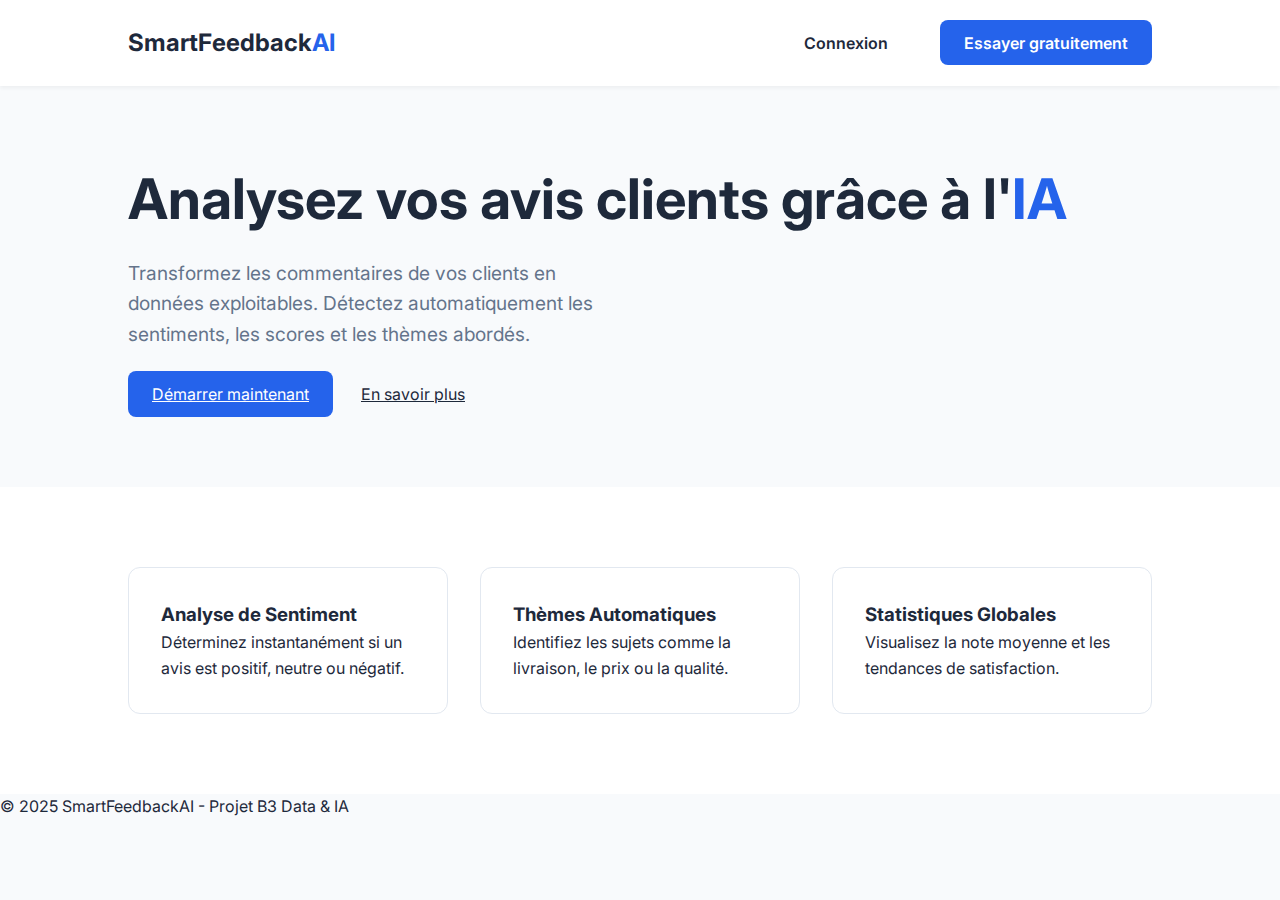
<file: frontend/index.html>
<!DOCTYPE html>
<html lang="fr">
<head>
    <meta charset="UTF-8">
    <meta name="viewport" content="width=device-width, initial-scale=1.0">
    <title>SmartFeedbackAI - Analyse d'Avis Clients</title>
    <link rel="stylesheet" href="style.css">
    <link href="https://fonts.googleapis.com/css2?family=Inter:wght@400;600;700&display=swap" rel="stylesheet">
</head>
<body>
    <header>
        <nav class="navbar">
            <div class="logo">SmartFeedback<span>AI</span></div>
            <div class="nav-links">
                <a href="login.html" class="btn-secondary">Connexion</a>
                <a href="register.html" class="btn-primary">Essayer gratuitement</a>
            </div>
        </nav>
    </header>

    <main>
        <section class="hero">
            <div class="hero-content">
                <h1>Analysez vos avis clients grâce à l'<span>IA</span></h1>
                <p>Transformez les commentaires de vos clients en données exploitables. Détectez automatiquement les sentiments, les scores et les thèmes abordés.</p>
                <div class="hero-btns">
                    <a href="register.html" class="btn-hero-primary">Démarrer maintenant</a>
                    <a href="#features" class="btn-hero-secondary">En savoir plus</a>
                </div>
            </div>
            <div class="hero-image">
                <div class="mockup">
                    <div class="bar pos" style="height: 80%;"></div>
                    <div class="bar neu" style="height: 40%;"></div>
                    <div class="bar neg" style="height: 20%;"></div>
                </div>
            </div>
        </section>

        <section id="features" class="features">
            <div class="feature-card">
                <h3>Analyse de Sentiment</h3>
                <p>Déterminez instantanément si un avis est positif, neutre ou négatif.</p>
            </div>
            <div class="feature-card">
                <h3>Thèmes Automatiques</h3>
                <p>Identifiez les sujets comme la livraison, le prix ou la qualité.</p>
            </div>
            <div class="feature-card">
                <h3>Statistiques Globales</h3>
                <p>Visualisez la note moyenne et les tendances de satisfaction.</p>
            </div>
        </section>
    </main>

    <footer>
        <p>&copy; 2025 SmartFeedbackAI - Projet B3 Data & IA</p>
    </footer>
</body>
</html>
</file>
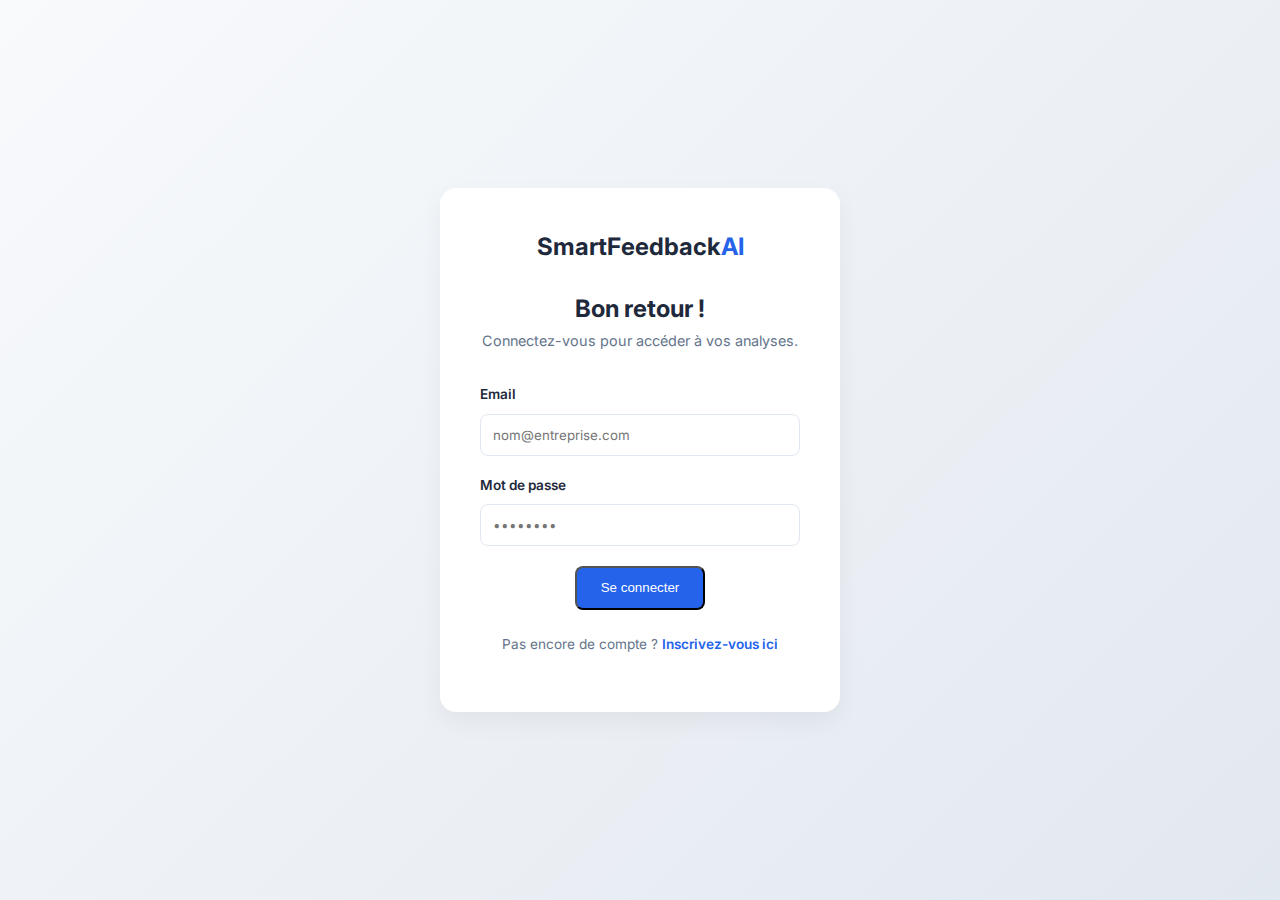
<file: frontend/dashboard.html>
<!DOCTYPE html>
<html lang="fr">
<head>
    <meta charset="UTF-8">
    <meta name="viewport" content="width=device-width, initial-scale=1.0">
    <title>Dashboard - SmartFeedbackAI</title>
    <link rel="stylesheet" href="style.css">
    <link href="https://fonts.googleapis.com/css2?family=Inter:wght@400;500;600;700&display=swap" rel="stylesheet">
</head>
<body class="dashboard-body">
    <div class="sidebar">
        <div class="logo">SmartFeedback<span>AI</span></div>
        <nav>
            <a href="#" class="active">
                <span class="icon"></span> Tableau de bord
            </a>
            <a href="#" onclick="toggleDarkMode()">
                <span class="icon">🌙</span> Mode Sombre
            </a>
            <a href="#" onclick="logout()" class="logout-link">
                <span class="icon"></span> Déconnexion
            </a>
        </nav>
        <div class="user-info-bottom" id="userRoleBadge">
            </div>
    </div>

    <main class="content">
        <header class="content-header">
            <div>
                <h1>Bienvenue, <span id="userNameDisplay" class="gradient-text">Utilisateur</span></h1>
                <p class="subtitle">Voici l'analyse en temps réel de vos retours clients.</p>
            </div>
            <button class="btn-primary pulse" onclick="openModal()">+ Nouvel Avis</button>
        </header>

        <div class="stats-grid">
            <div class="stat-card">
                <div class="stat-icon"></div>
                <div>
                    <h3>Note Moyenne</h3>
                    <p id="avgScore">--</p>
                </div>
            </div>
            <div class="stat-card">
                <div class="stat-icon"></div>
                <div>
                    <h3>Avis Positifs</h3>
                    <p id="posPercent" class="text-success">--%</p>
                </div>
            </div>
            <div class="stat-card">
                <div class="stat-icon"></div>
                <div>
                    <h3>Top Thème</h3>
                    <p id="topTopic">--</p>
                </div>
            </div>
        </div>

        <section class="reviews-section">
            <div class="section-header">
                <h2>Avis récents</h2>
                <span class="badge" id="totalReviewsCount">0 avis</span>
            </div>
            <div id="reviewsList" class="reviews-container">
                <p style="text-align:center; color:#94a3b8;">Chargement des données...</p>
            </div>
        </section>
    </main>

    <div id="reviewModal" class="modal">
        <div class="modal-content animate-in">
            <div class="modal-header">
                <h3>Nouvel Avis Client</h3>
                <span class="close-btn" onclick="closeModal()">&times;</span>
            </div>
            
            <div id="reviewFormContainer">
                <textarea id="reviewText" placeholder="Collez l'avis du client ici... (Ex: La livraison était parfaite !)" required></textarea>
                <div class="modal-actions">
                    <button type="button" onclick="closeModal()" class="btn-secondary">Annuler</button>
                    <button id="btnSubmitReview" type="button" onclick="submitReview()" class="btn-primary">Lancer l'Analyse IA</button>
                </div>
            </div>
        </div>
    </div>

    <script src="dashboard.js"></script>
</body>
</html>
</file>
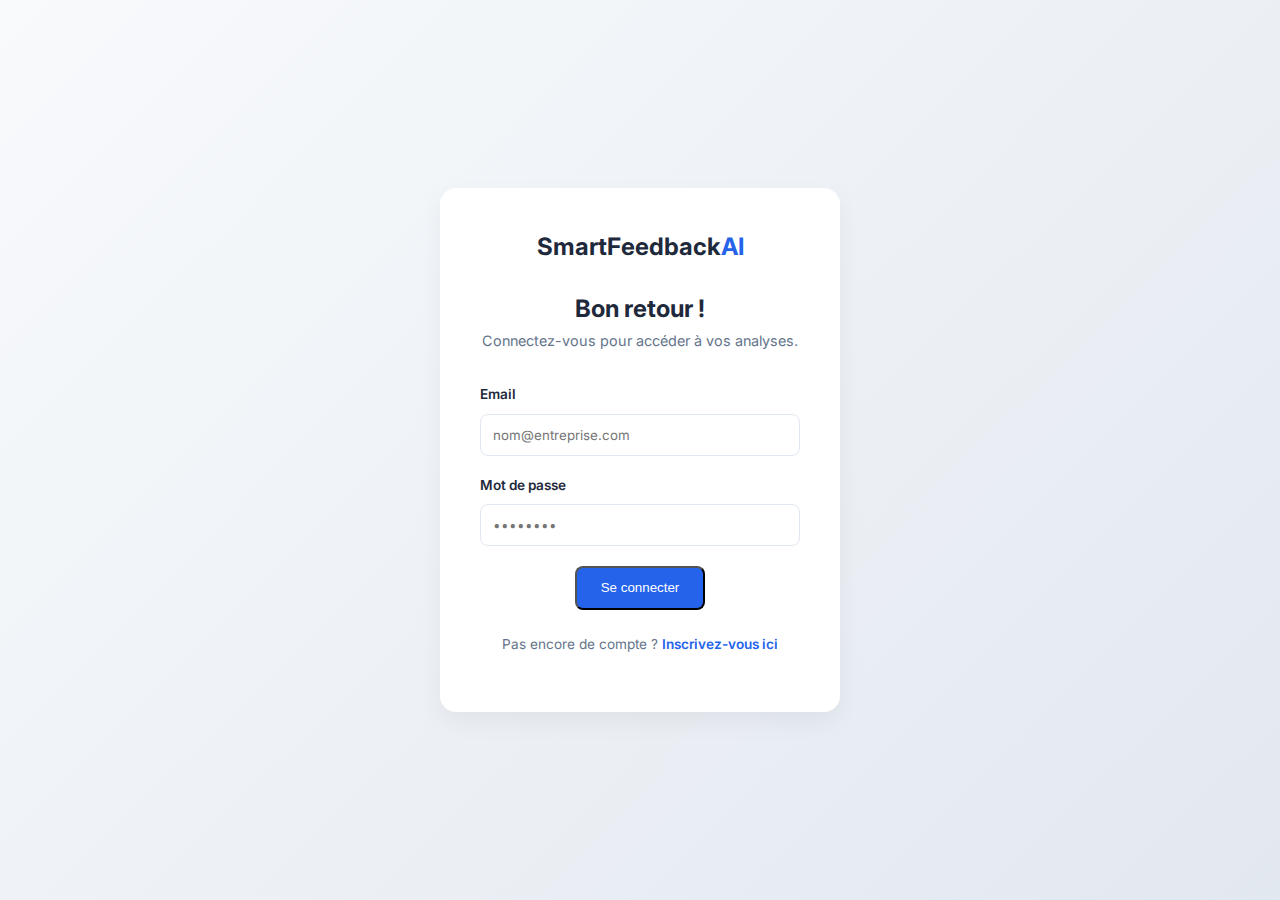
<file: frontend/login.html>
<!DOCTYPE html>
<html lang="fr">
<head>
    <meta charset="UTF-8">
    <meta name="viewport" content="width=device-width, initial-scale=1.0">
    <title>Connexion - SmartFeedbackAI</title>
    <link rel="stylesheet" href="style.css">
    <link href="https://fonts.googleapis.com/css2?family=Inter:wght@400;600;700&display=swap" rel="stylesheet">
</head>
<body class="auth-page">
    <div class="auth-card">                                                                                                             
        <div class="logo">SmartFeedback<span>AI</span></div>
        <h2>Bon retour !</h2>
        <p class="auth-subtitle">Connectez-vous pour accéder à vos analyses.</p>

        <form id="loginForm">
            <div class="form-group">
                <label for="email">Email</label>
                <input type="email" id="email" placeholder="nom@entreprise.com" required>
            </div>
            <div class="form-group">
                <label for="password">Mot de passe</label>
                <input type="password" id="password" placeholder="••••••••" required>
            </div>
            <button type="submit" class="btn-primary">Se connecter</button>
        </form>

        <p class="auth-redirect">Pas encore de compte ? <a href="register.html">Inscrivez-vous ici</a></p>
        <div id="message" class="error-msg"></div>
    </div>

    <script>
        document.getElementById('loginForm').addEventListener('submit', async (e) => {
            e.preventDefault();
            const email = document.getElementById('email').value;
            const password = document.getElementById('password').value;

            try {
                const response = await fetch('http://localhost:8000/api/login', {
                    method: 'POST',
                    headers: { 'Content-Type': 'application/json', 'Accept': 'application/json' },
                    body: JSON.stringify({ email, password })
                });

                const data = await response.json();
                if (response.ok) {
                    localStorage.setItem('auth_token', data.token);
                    localStorage.setItem('user_role', data.user.role); 
                    window.location.href = 'dashboard.html';
                } else {
                    document.getElementById('message').innerText = "Identifiants incorrects.";
                }
            } catch (error) {
                document.getElementById('message').innerText = "Serveur indisponible.";
            }
        });
    </script>
</body>
</html>
</file>
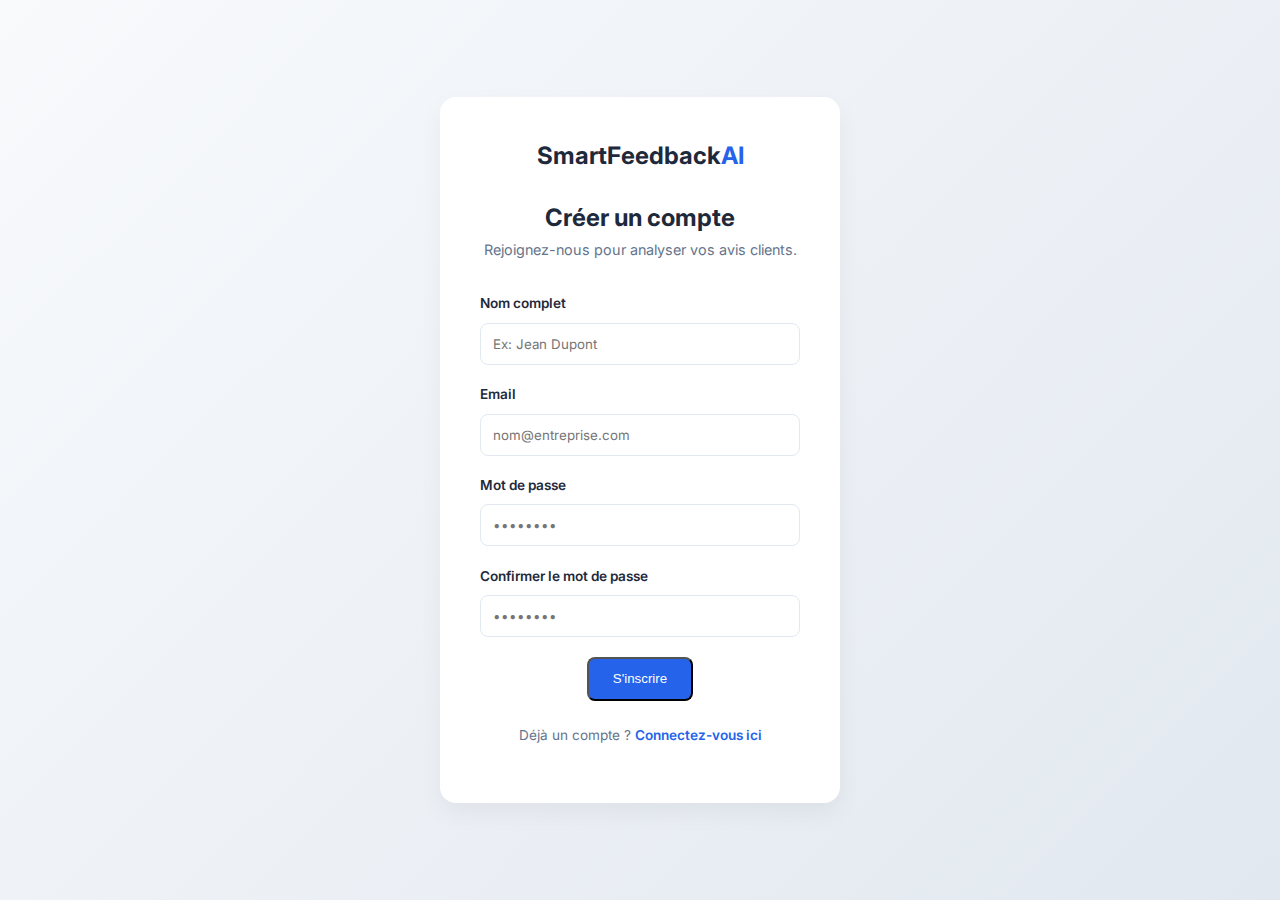
<file: frontend/register.html>
<!DOCTYPE html>
<html lang="fr">
<head>
    <meta charset="UTF-8">
    <meta name="viewport" content="width=device-width, initial-scale=1.0">
    <title>Inscription - SmartFeedbackAI</title>
    <link rel="stylesheet" href="style.css">
    <link href="https://fonts.googleapis.com/css2?family=Inter:wght@400;600;700&display=swap" rel="stylesheet">
</head>
<body class="auth-page">
    <div class="auth-card">
        <div class="logo">SmartFeedback<span>AI</span></div>
        <h2>Créer un compte</h2>
        <p class="auth-subtitle">Rejoignez-nous pour analyser vos avis clients.</p>

        <form id="registerForm">
            <div class="form-group">
                <label for="name">Nom complet</label>
                <input type="text" id="name" placeholder="Ex: Jean Dupont" required>
            </div>
            <div class="form-group">
                <label for="email">Email</label>
                <input type="email" id="email" placeholder="nom@entreprise.com" required>
            </div>
            <div class="form-group">
                <label for="password">Mot de passe</label>
                <input type="password" id="password" placeholder="••••••••" required>
            </div>
            <div class="form-group">
                <label for="password_confirmation">Confirmer le mot de passe</label>
                <input type="password" id="password_confirmation" placeholder="••••••••" required>
            </div>
            <button type="submit" class="btn-primary">S'inscrire</button>
        </form>

        <p class="auth-redirect">Déjà un compte ? <a href="login.html">Connectez-vous ici</a></p>
        <div id="message" class="error-msg"></div>
    </div>

    <script>
        document.getElementById('registerForm').addEventListener('submit', async (e) => {
            e.preventDefault();
            const name = document.getElementById('name').value;
            const email = document.getElementById('email').value;
            const password = document.getElementById('password').value;
            const password_confirmation = document.getElementById('password_confirmation').value;

            try {
                const response = await fetch('http://localhost:8000/api/register', {
                    method: 'POST',
                    headers: { 'Content-Type': 'application/json', 'Accept': 'application/json' },
                    body: JSON.stringify({ name, email, password, password_confirmation })
                });

                const data = await response.json();
                if (response.ok) {
                    alert("Compte créé ! Connectez-vous maintenant.");
                    window.location.href = 'login.html';
                } else {
                    document.getElementById('message').innerText = data.message || "Erreur lors de l'inscription.";
                }
            } catch (error) {
                document.getElementById('message').innerText = "Serveur indisponible.";
            }
        });
    </script>
</body>
</html>
</file>
<file: frontend/style.css>
:root {
    --primary: #2563eb;
    --primary-hover: #1d4ed8;
    --dark: #1e293b;
    --light: #f8fafc;
    --text-gray: #64748b;
}

* {
    margin: 0;
    padding: 0;
    box-sizing: border-box;
}

body {
    font-family: 'Inter', sans-serif;
    background-color: var(--light);
    color: var(--dark);
    line-height: 1.6;
}

/* Navbar */
.navbar {
    display: flex;
    justify-content: space-between;
    align-items: center;
    padding: 1.5rem 10%;
    background: white;
    box-shadow: 0 2px 4px rgba(0,0,0,0.05);
}

.logo {
    font-size: 1.5rem;
    font-weight: 700;
    color: var(--dark);
}

.logo span { color: var(--primary); }

.nav-links a {
    text-decoration: none;
    margin-left: 1.5rem;
    font-weight: 600;
}

/* Hero Section */
.hero {
    display: flex;
    align-items: center;
    padding: 5rem 10%;
    gap: 4rem;
}

.hero-content h1 {
    font-size: 3.5rem;
    line-height: 1.2;
    margin-bottom: 1.5rem;
}

.hero-content h1 span { color: var(--primary); }

.hero-content p {
    font-size: 1.2rem;
    color: var(--text-gray);
    margin-bottom: 2rem;
    max-width: 500px;
}

/* Boutons */
.btn-primary, .btn-hero-primary {
    background: var(--primary);
    color: white;
    padding: 0.8rem 1.5rem;
    border-radius: 8px;
    transition: 0.3s;
}

.btn-primary:hover, .btn-hero-primary:hover { background: var(--primary-hover); }

.btn-secondary, .btn-hero-secondary {
    color: var(--dark);
    padding: 0.8rem 1.5rem;
}

/* Feature Cards */
.features {
    display: grid;
    grid-template-columns: repeat(3, 1fr);
    gap: 2rem;
    padding: 5rem 10%;
    background: white;
}

.feature-card {
    padding: 2rem;
    border: 1px solid #e2e8f0;
    border-radius: 12px;
    transition: 0.3s;
}

.feature-card:hover {
    transform: translateY(-5px);
    box-shadow: 0 10px 15px rgba(0,0,0,0.1);
}

/* Styles pour les pages d'authentification */
.auth-page {
    display: flex;
    justify-content: center;
    align-items: center;
    min-height: 100vh;
    background: linear-gradient(135deg, #f8fafc 0%, #e2e8f0 100%);
}

.auth-card {
    background: white;
    padding: 2.5rem;
    border-radius: 16px;
    box-shadow: 0 10px 25px rgba(0,0,0,0.05);
    width: 100%;
    max-width: 400px;
    text-align: center;
}

.auth-card h2 {
    margin-top: 1.5rem;
    font-size: 1.5rem;
    color: var(--dark);
}

.auth-subtitle {
    color: var(--text-gray);
    font-size: 0.9rem;
    margin-bottom: 2rem;
}

.form-group {
    text-align: left;
    margin-bottom: 1.2rem;
}

.form-group label {
    display: block;
    font-size: 0.85rem;
    font-weight: 600;
    margin-bottom: 0.5rem;
    color: var(--dark);
}

.form-group input {
    width: 100%;
    padding: 0.75rem;
    border: 1px solid #e2e8f0;
    border-radius: 8px;
    font-family: inherit;
}

.form-group input:focus {
    outline: none;
    border-color: var(--primary);
    box-shadow: 0 0 0 3px rgba(37, 99, 235, 0.1);
}

.auth-redirect {
    margin-top: 1.5rem;
    font-size: 0.85rem;
    color: var(--text-gray);
}

.auth-redirect a {
    color: var(--primary);
    text-decoration: none;
    font-weight: 600;
}

.error-msg {
    color: #ef4444;
    font-size: 0.85rem;
    margin-top: 1rem;
}

/* Dashboard Layout */
.dashboard-body {
    display: flex;
    min-height: 100vh;
    background-color: #f1f5f9;
}

.sidebar {
    width: 260px;
    background: #1e293b;
    color: white;
    padding: 2rem;
}

.sidebar .logo { color: white; margin-bottom: 3rem; }

.content {
    flex: 1;
    padding: 2rem 3rem;
}

.content-header {
    display: flex;
    justify-content: space-between;
    align-items: center;
    margin-bottom: 2rem;
}

/* Stats Cards [cite: 77-80] */
.stats-grid {
    display: grid;
    grid-template-columns: repeat(3, 1fr);
    gap: 1.5rem;
    margin-bottom: 3rem;
}

.stat-card {
    background: white;
    padding: 1.5rem;
    border-radius: 12px;
    box-shadow: 0 4px 6px -1px rgba(0,0,0,0.1);
}

.stat-card h3 { font-size: 0.9rem; color: #64748b; margin-bottom: 0.5rem; }
.stat-card p { font-size: 1.8rem; font-weight: 700; color: #1e293b; }

/* Review Cards [cite: 61-68] */
.review-card {
    background: white;
    padding: 1.5rem;
    border-radius: 12px;
    margin-bottom: 1rem;
    border-left: 5px solid #cbd5e1;
}

.review-card.positive { border-left-color: #22c55e; }
.review-card.negative { border-left-color: #ef4444; }
.review-card.neutral { border-left-color: #f59e0b; }

.review-card p { font-size: 1rem; margin-bottom: 0.5rem; }
.review-tag {
    display: inline-block;
    padding: 0.2rem 0.6rem;
    background: #e2e8f0;
    border-radius: 4px;
    font-size: 0.75rem;
    font-weight: 600;
}

.modal {
    display: none;
    position: fixed;
    top: 0; left: 0; width: 100%; height: 100%;
    background: rgba(30, 41, 59, 0.7);
    justify-content: center;
    align-items: center;
    z-index: 1000;
}

.modal-content {
    background: white;
    padding: 2rem;
    border-radius: 12px;
    width: 100%;
    max-width: 500px;
}

.modal-content textarea {
    width: 100%;
    height: 150px;
    padding: 1rem;
    margin: 1.5rem 0;
    border: 1px solid #e2e8f0;
    border-radius: 8px;
    resize: none;
}

.modal-actions {
    display: flex;
    justify-content: flex-end;
    gap: 1rem;
}

/* Review Header & Delete Button */
.review-header {
    display: flex;
    justify-content: space-between;
    align-items: flex-start;
}

.btn-delete {
    background: #fee2e2;
    color: #ef4444;
    border: none;
    padding: 0.4rem 0.6rem;
    border-radius: 6px;
    cursor: pointer;
    transition: 0.2s;
}

.btn-delete:hover { background: #fecaca; }

.review-tag.topic { background: #dcfce7; color: #166534; }
</file>
